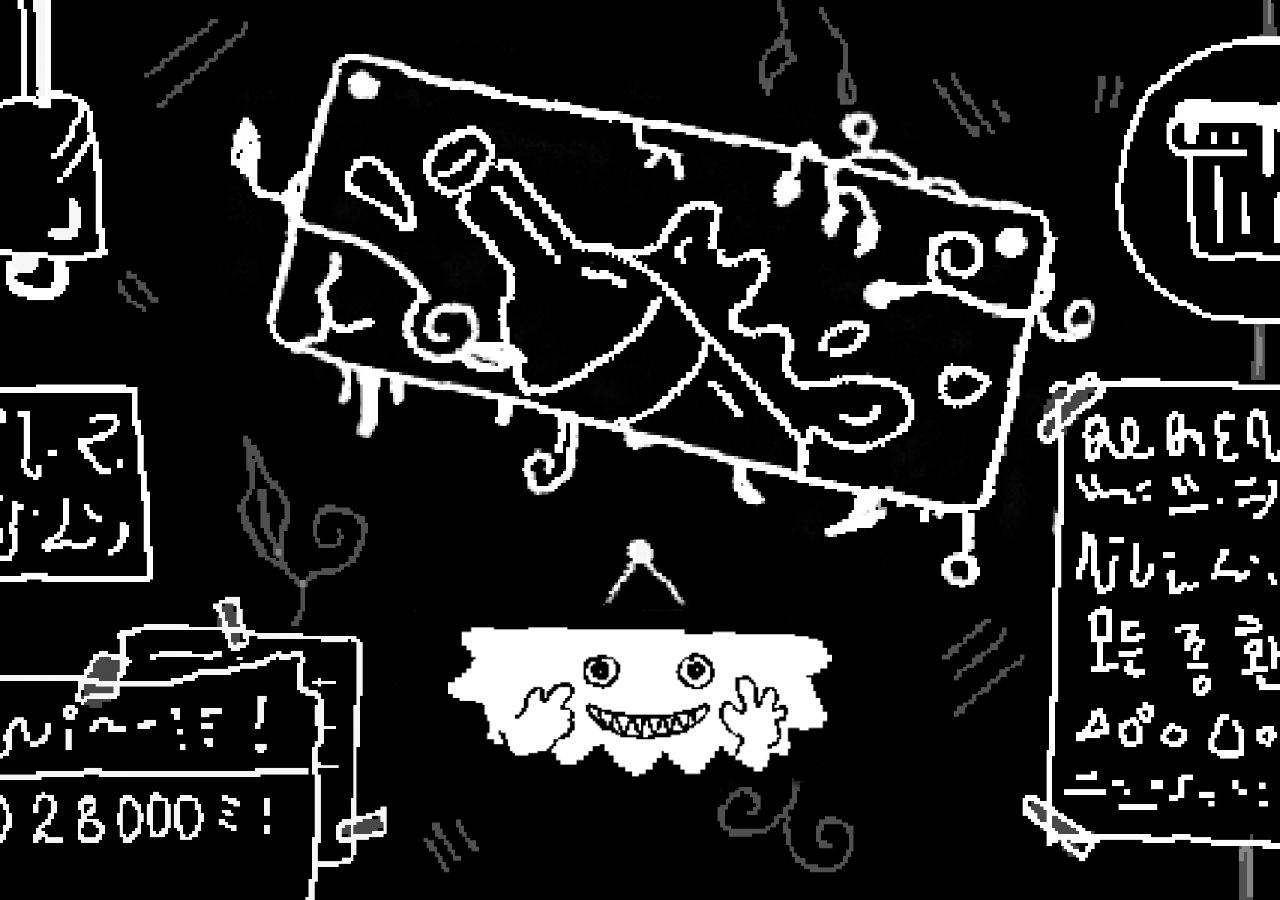
<file: index.html>
<!DOCTYPE html>
<html lang="en">
<head>
    <link rel="stylesheet"href="style.css">
    <meta charset="Utf-8">
    <title>test</title>
</head>
</body>
<div class="image-container">
  <img src="door.jpg" alt="배경 이미지" class="bg-image" draggable="false">
  
  <a href="main.html" class="interactive-btn">
  <img src="hi.png" alt="메인 페이지로 이동" draggable="false">
</a>
</div>

</body>
</file>
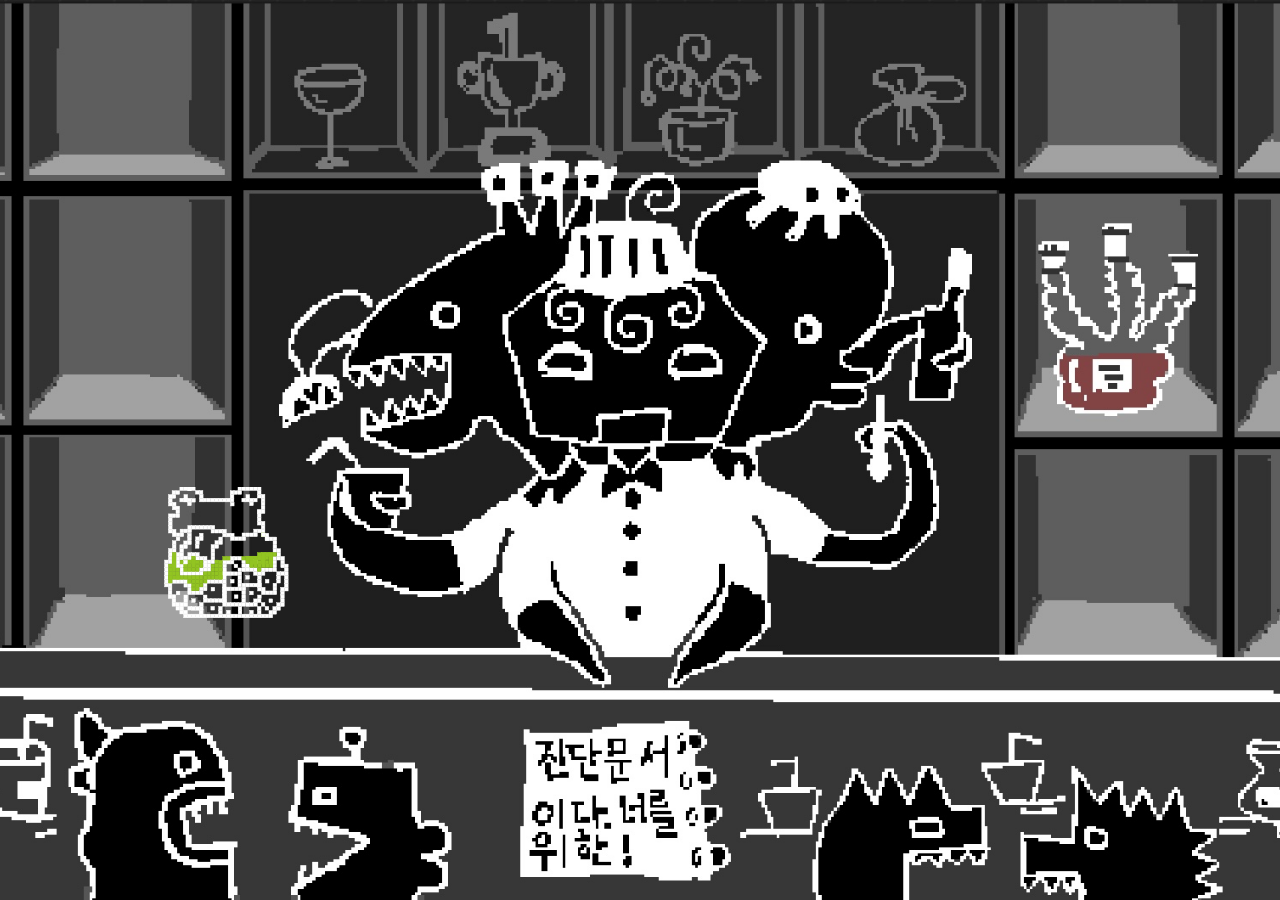
<file: main.html>
<!DOCTYPE html>
<html lang="ko">
<head>
    <meta charset="UTF-8">
    <title>주점</title>
    <link rel="stylesheet" href="main.css">
</head>
<body>
<div class="image-container">
  <img src="beer.jpeg" alt="배경 이미지" class="bg-image" draggable="false">
  
  <a href="-" class="frog">
  <img src="frog.svg" alt="효과 개구리" draggable="false">
</a>
</div>
</body>
</html>
</file>
<file: style.css>
* {
  margin: 0;
  padding: 0;
  box-sizing: border-box;
}

.image-container {
  position: relative;
  width: 100%;
  height: 100vh;
  overflow: hidden;
  background-color: black;
}

.bg-image {
  width: 100%;
  height: 100%;
  display: block;
  object-fit: cover;
  object-position: center;
  user-select: none;
  -webkit-user-drag: none;
}

.interactive-btn {
  position: absolute;
  top: 78%;   
  left: 50%;  
  width: 30%; 
  transform: translate(-50%, -50%); 
}

.interactive-btn img {
  width: 100%; 
  height: auto;
  display: block;
}

.interactive-btn:hover {
  transform: translate(-50%, -50%) scale(1.1); 
  transition: transform 0.1s ease;
}
</file>
<file: main.css>
* {
  margin: 0;
  padding: 0;
  box-sizing: border-box;
}
.image-container {
  position: relative;
  width: 100%;
  height: 100vh;
  overflow: hidden;
  background-color: black;
}
.bg-image {
  width: 100%;
  height: 100%;
  display: block;
  object-fit: cover;
  object-position: center;
  user-select: none;
  -webkit-user-drag: none;
}
.frog {
  position: absolute;
  top: 62%;   
  left: 27.6%;  
  width: 30%; 
  transform: translate(-50%, -50%); 
}
.frog img {
  width: 35%; 
  height: auto;
  display: block;
}
.frog:hover {
  transform: translate(-50%, -50%) scale(1.1); 
  transition: transform 0.1s ease;
}
</file>
